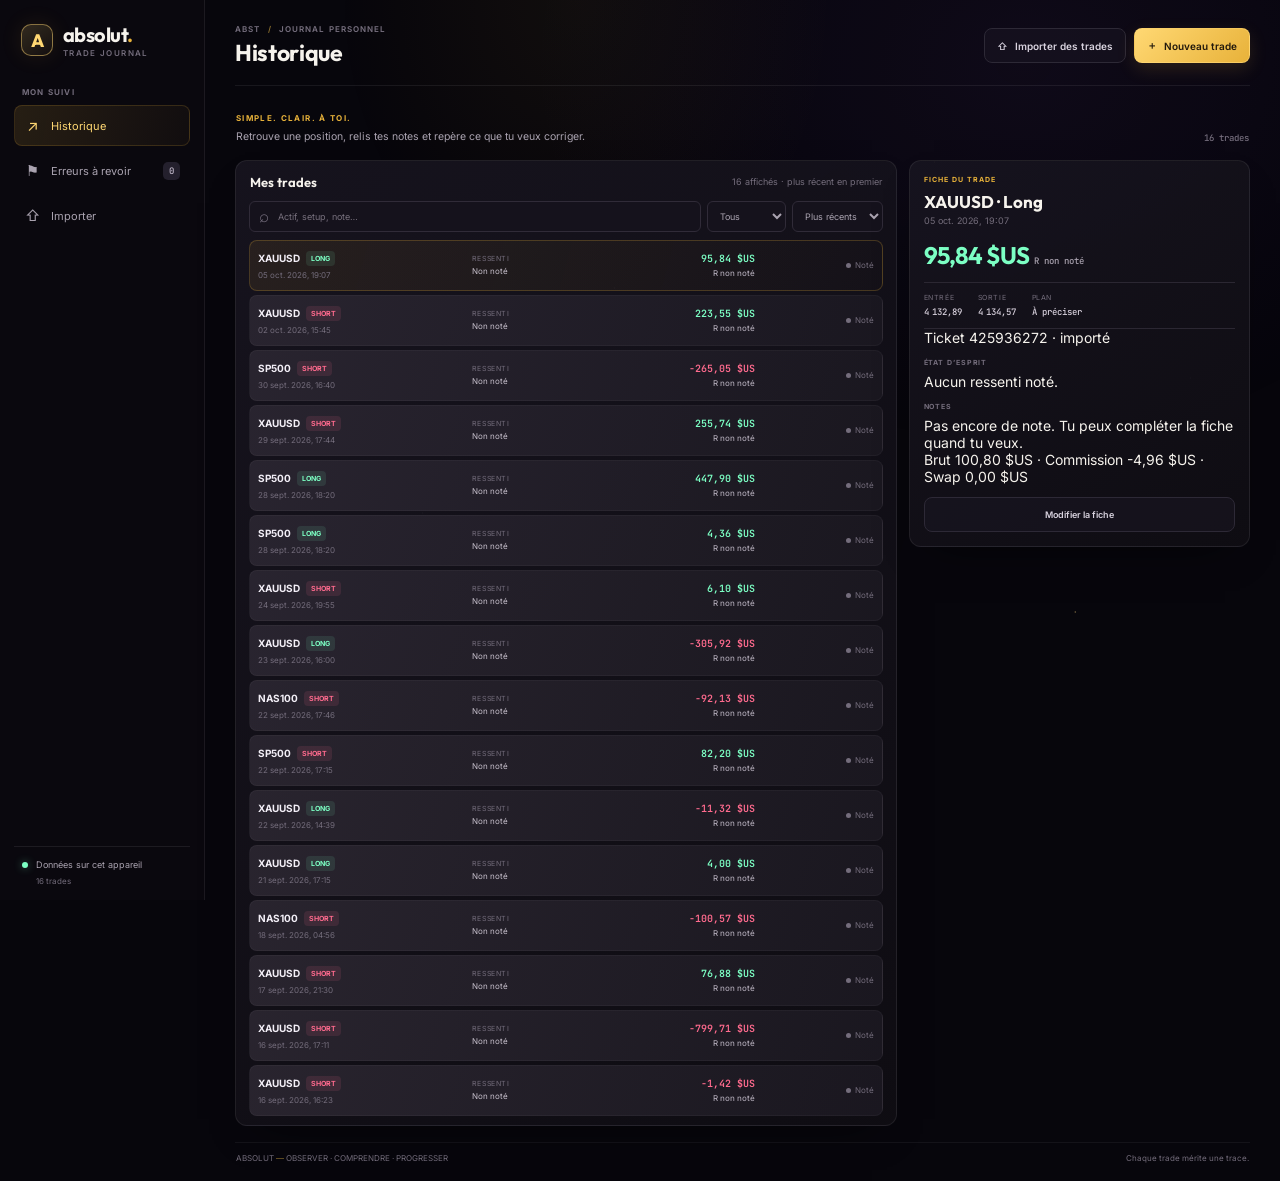
<file: absolut/index.html>
<!doctype html>
<html lang="fr">
<head>
  <meta charset="utf-8">
  <meta name="viewport" content="width=device-width, initial-scale=1">
  <meta name="theme-color" content="#07060c">
  <title>Absolut — Journal de trading</title>
  <link rel="manifest" href="manifest.webmanifest">
  <link rel="icon" href="icon.svg" type="image/svg+xml">
  <link rel="apple-touch-icon" href="icon-192.png">
  <script>if(/[?&]embed=1/.test(location.search))document.documentElement.classList.add('embed')</script>
  <link rel="stylesheet" href="styles.css?v=4">
  <link rel="stylesheet" href="embed.css">
</head>
<body>
  <div class="ambient" aria-hidden="true"></div>
  <div class="app-shell">
    <aside class="sidebar">
      <a class="brand" href="#history"><span class="brand-mark">A</span><span class="brand-copy">absolut<span class="brand-dot">.</span><small>TRADE JOURNAL</small></span></a>
      <p class="nav-label">MON SUIVI</p>
      <nav id="navigation" class="navigation" aria-label="Navigation principale">
        <button class="nav-item active" data-page="history"><span class="nav-icon">↗</span>Historique</button>
        <button class="nav-item" data-page="errors"><span class="nav-icon">⚑</span>Erreurs à revoir<span class="nav-count" id="error-count">0</span></button>
        <button class="nav-item" data-page="import"><span class="nav-icon">⇧</span>Importer</button>
      </nav>
      <div class="sidebar-foot"><span class="online-dot"></span><span>Données sur cet appareil</span><small id="sidebar-total">0 trade</small></div>
    </aside>

    <main class="main-content">
      <header class="topbar">
        <div><p class="breadcrumb">ABST <span>/</span> JOURNAL PERSONNEL</p><h1 id="page-title">Historique</h1></div>
        <div class="top-actions"><button class="button button-quiet" id="top-import">⇧ <span>Importer des trades</span></button><button class="button button-primary" id="top-add">＋ <span>Nouveau trade</span></button></div>
      </header>

      <section class="page active" id="page-history">
        <div class="page-lead"><div><span class="eyebrow">SIMPLE. CLAIR. À TOI.</span><p>Retrouve une position, relis tes notes et repère ce que tu veux corriger.</p></div><span class="record-count" id="history-count">0 trades</span></div>
        <div class="history-layout">
          <section class="panel history-panel">
            <div class="panel-heading"><h2>Mes trades</h2><span class="quiet" id="history-caption">Les plus récents en premier</span></div>
            <div class="toolbar"><label class="search-field"><span>⌕</span><input id="search" type="search" placeholder="Actif, setup, note…" aria-label="Rechercher dans les trades"></label><select id="history-filter" aria-label="Filtrer les trades"><option value="all">Tous</option><option value="review">À revoir</option><option value="wins">Gagnants</option><option value="losses">Perdants</option></select><select id="history-sort" aria-label="Trier les trades"><option value="recent">Plus récents</option><option value="old">Plus anciens</option></select></div>
            <div id="trade-list" class="trade-list"></div>
            <div class="empty-state" id="history-empty" hidden><div class="empty-symbol">↗</div><h3>Pas encore de trade ici</h3><p>Ajoute une position pour commencer ton historique.</p><button class="button button-primary" data-action="add">＋ Consigner un trade</button></div>
          </section>

          <aside class="panel detail-panel" id="detail-panel">
            <div id="trade-detail" class="detail-content"></div>
            <div class="detail-empty" id="detail-empty"><span class="detail-star">✳</span><p>Sélectionne un trade pour voir sa fiche, ses notes et son état d’esprit.</p></div>
          </aside>
        </div>
      </section>

      <section class="page" id="page-errors">
        <div class="page-lead"><div><span class="eyebrow">POUR APPRENDRE, PAS POUR SE JUGER</span><p>Retrouve les trades signalés et les écarts au plan que tu as notés.</p></div><span class="record-count" id="errors-page-count">0 à revoir</span></div>
        <div class="panel error-panel"><div class="panel-heading"><h2>Erreurs à revoir</h2><span class="quiet">Une perte n’est pas automatiquement une erreur.</span></div><div id="error-list" class="trade-list"></div><div class="empty-state" id="errors-empty" hidden><div class="empty-symbol">✓</div><h3>Rien à revoir pour l’instant</h3><p>Dans une fiche, signale une erreur à analyser ou note un écart à ton plan pour la retrouver ici.</p><button class="button button-quiet" data-page-link="history">Retour à l’historique</button></div></div>
      </section>

      <section class="page" id="page-import">
        <div class="page-lead import-lead"><div><span class="eyebrow">IMPORTER UN HISTORIQUE</span><h2>Ajoute plusieurs trades d’un coup.</h2><p>Les trades déjà présents sont reconnus et ignorés. Tu peux ensuite compléter chaque fiche.</p></div></div>
        <div class="import-layout">
          <section class="panel import-panel"><input type="file" id="import-file" accept=".csv,.html,.htm,text/csv,text/html" hidden>
            <div class="dropzone" id="dropzone" tabindex="0" role="button" aria-label="Choisir ou déposer un export de trades"><span class="upload-mark">⇧</span><h3>Dépose ton fichier ici</h3><p>ou sélectionne-le sur ton appareil</p><button class="button button-primary" id="choose-file" type="button">Choisir un fichier</button><small>CSV · HTML · HTM — exports MT5</small></div>
            <div class="import-status" id="import-status" aria-live="polite"><span class="status-dot"></span><span>Sélectionne un relevé pour afficher l’aperçu.</span></div>
            <div class="import-actions"><button class="button button-quiet" id="clear-import" type="button">Effacer</button><button class="button button-primary" id="confirm-import" type="button" disabled>Importer les trades</button></div>
          </section>
          <aside class="import-guide"><span class="eyebrow">EN TROIS ÉTAPES</span><div class="guide-step"><b>1</b><p><strong>Choisis ton export</strong><br>CSV ou HTML de MetaTrader 5, dont le fichier EmberSync.</p></div><div class="guide-step"><b>2</b><p><strong>Vérifie le résultat</strong><br>Absolut affiche les lignes reconnues et les doublons ignorés.</p></div><div class="guide-step"><b>3</b><p><strong>Complète tes fiches</strong><br>Ajoute ton ressenti, ta note et les erreurs à revoir.</p></div><div class="privacy-note"><span>✳</span><p>Les trades sont conservés dans le stockage local de ce navigateur.</p></div></aside>
        </div>
      </section>
      <footer class="app-footer"><span>ABSOLUT <i>—</i> OBSERVER · COMPRENDRE · PROGRESSER</span><span>Chaque trade mérite une trace.</span></footer>
    </main>
  </div>

  <div class="modal-backdrop" id="trade-modal" aria-hidden="true">
    <section class="modal" role="dialog" aria-modal="true" aria-labelledby="modal-title">
      <header class="modal-heading"><div><span class="eyebrow">FICHE PERSONNELLE</span><h2 id="modal-title">Nouveau trade</h2></div><button class="close-modal" type="button" id="close-modal" aria-label="Fermer">×</button></header>
      <form id="trade-form">
        <div class="form-label">POSITION</div><div class="form-grid three">
          <label>Actif<input name="asset" placeholder="XAUUSD" required></label><label>Direction<select name="direction"><option value="Long">Achat / Long</option><option value="Short">Vente / Short</option></select></label><label>Setup<input name="setup" placeholder="ex. cassure + retest"></label>
          <label>Entrée · date et heure<input name="entryTime" type="datetime-local" required></label><label>Sortie · date et heure<input name="exitTime" type="datetime-local"></label><label>Résultat net ($)<input name="pnl" type="number" step="any" placeholder="0" required></label>
          <label>Prix d’entrée<input name="entryPrice" type="number" step="any"></label><label>Prix de sortie<input name="exitPrice" type="number" step="any"></label><label>Volume<input name="size" type="number" step="any"></label>
          <label>Stop-loss<input name="sl" type="number" step="any"></label><label>Take-profit<input name="tp" type="number" step="any"></label><label>Résultat (R)<input name="rMultiple" type="number" step="any" placeholder="ex. 1.5"></label>
        </div>
        <div class="form-label">RESSENTI</div><div class="form-grid three">
          <label>Avant l’entrée<select name="moodBefore"><option value="">Non noté</option><option>Calme</option><option>Confiant</option><option>Concentré</option><option>Hésitant</option><option>Stressé</option><option>Impatient</option><option>Frustré</option><option>FOMO</option><option>Revanche</option></select></label>
          <label>Pendant<select name="moodDuring"><option value="">Non noté</option><option>Calme</option><option>Confiant</option><option>Concentré</option><option>Hésitant</option><option>Stressé</option><option>Impatient</option><option>Frustré</option><option>FOMO</option><option>Revanche</option></select></label>
          <label>Après la sortie<select name="moodAfter"><option value="">Non noté</option><option>Satisfait</option><option>Soulagé</option><option>Déçu</option><option>Frustré</option><option>Indifférent</option></select></label>
          <label>Stress avant · /10<input name="stressBefore" type="number" min="0" max="10" step="1" placeholder="0–10"></label><label>Stress après · /10<input name="stressAfter" type="number" min="0" max="10" step="1" placeholder="0–10"></label><label>Plan de trade<select name="plan"><option value="unknown">À préciser</option><option value="yes">Respecté</option><option value="no">Écart au plan</option></select></label>
        </div>
        <div class="form-label">NOTES ET RETOUR D’EXPÉRIENCE</div><div class="form-grid two">
          <label>Pourquoi as-tu pris ce trade ?<textarea name="thesis" rows="2" placeholder="Contexte, signal, raison d’entrée…"></textarea></label><label>Qu’as-tu bien exécuté ?<textarea name="execution" rows="2" placeholder="Ce que tu veux refaire…"></textarea></label><label>Qu’est-ce que tu retiens ?<textarea name="lesson" rows="2" placeholder="Une chose à retenir pour la prochaine fois…"></textarea></label><label>Note libre<textarea name="note" rows="2" placeholder="Un détail que tu veux garder…"></textarea></label>
        </div>
        <label class="check-line"><input type="checkbox" name="emotionalError"><span>Signaler une erreur ou un point à analyser</span></label>
        <div class="modal-actions"><button class="button button-quiet" type="button" id="cancel-modal">Annuler</button><button class="button button-primary" type="submit">Enregistrer le trade</button></div>
      </form>
    </section>
  </div>
  <div class="toast" id="toast" role="status" aria-live="polite"></div>
  <script src="initial-trades.js"></script>
  <script src="app.js"></script>
  <script>
    if ('serviceWorker' in navigator && location.protocol.startsWith('http')) {
      window.addEventListener('load', () => navigator.serviceWorker.register('./sw.js').catch(error => console.warn('Absolut : installation hors ligne indisponible.', error)));
    }
  </script>
</body>
</html>
</file>
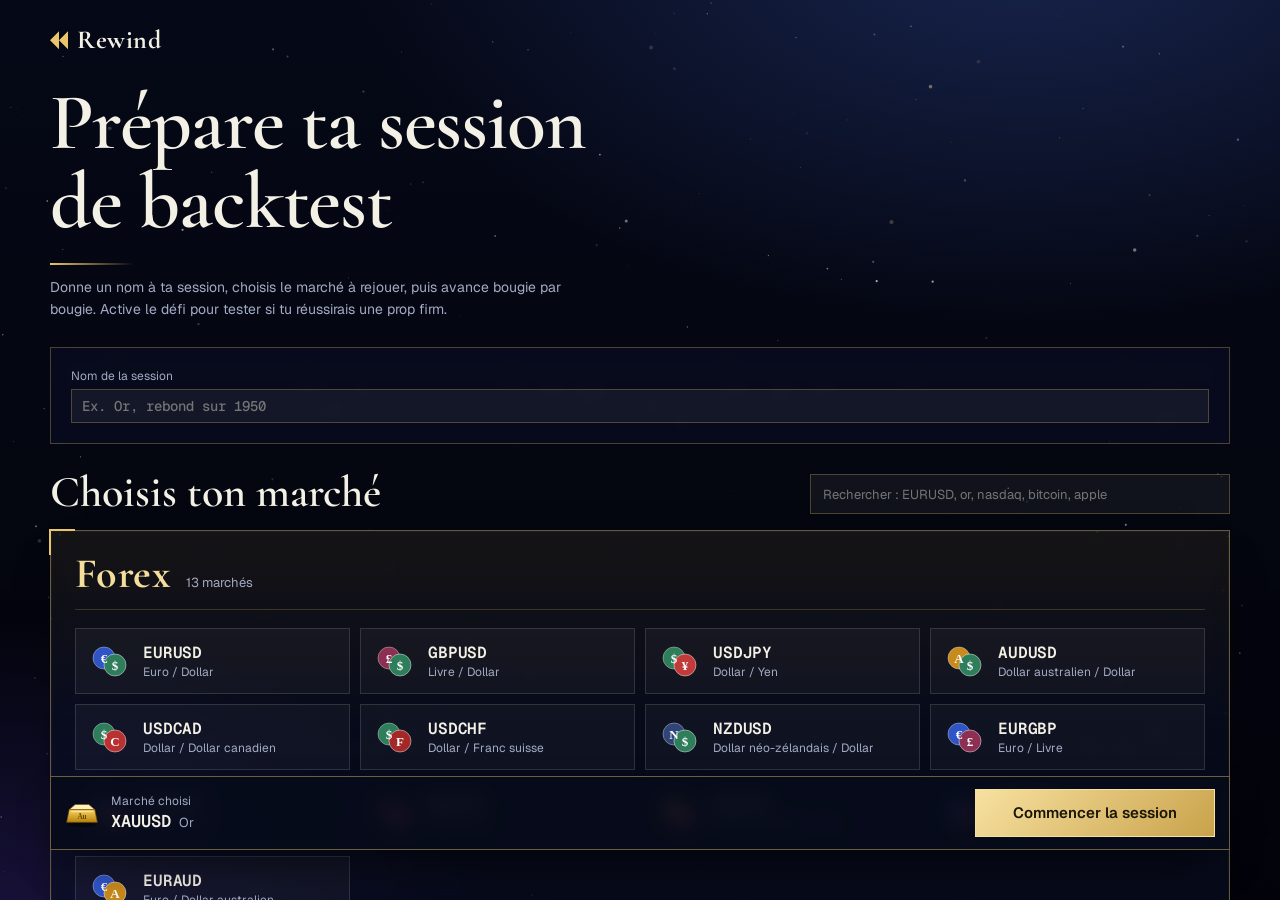
<file: rewind/index.html>
<!doctype html>
<html lang="fr" data-theme="dark">
<head>
<meta charset="utf-8">
<meta name="viewport" content="width=device-width, initial-scale=1, viewport-fit=cover">
<title>Rewind - Backtest de trading</title>
<link rel="stylesheet" href="https://fonts.googleapis.com/css2?family=Geist:wght@400;500;600;700&family=Geist+Mono:wght@400;500;600&family=Cormorant+Garamond:wght@500;600;700&display=swap">
<link rel="stylesheet" href="css/style.css">
<link rel="stylesheet" href="embed.css">
<script src="js/embed.js"></script>
</head>
<div class="app">
  <header class="top">
    <div class="brand"><span class="mark" aria-hidden="true"></span><span>Rewind</span></div>
    <button class="sessbtn" id="btnSess" title="Changer de session ou de marché"><span class="sico" id="sessIco"></span><b class="mono" id="sessMkt">-</b><span id="sessName">-</span><svg width="12" height="12" viewBox="0 0 12 12" fill="none" stroke="currentColor" stroke-width="1.6"><path d="M2.5 4.5 6 8l3.5-3.5"/></svg></button>
    <div class="px"><span id="pxv" class="pxv">-</span><span id="pxd" class="pxd"></span></div>
    <div class="grow"></div>
    <div class="acct">
      <div><span>Solde</span><b id="aBal">-</b></div>
      <div><span>Capital</span><b id="aEq">-</b></div>
      <div><span>Résultat ouvert</span><b id="aFl">-</b></div>
    </div>
    <button class="btn" id="btnTheme" title="Changer de thème" aria-label="Changer de thème">
      <svg viewBox="0 0 16 16" fill="none" stroke="currentColor" stroke-width="1.6"><circle cx="8" cy="8" r="3.2"/><path d="M8 1.5v1.6M8 12.9v1.6M1.5 8h1.6M12.9 8h1.6M3.4 3.4l1.1 1.1M11.5 11.5l1.1 1.1M3.4 12.6l1.1-1.1M11.5 4.5l1.1-1.1"/></svg>
    </button>
    <button class="btn" id="btnSet">Réglages</button>
  </header>

  <main class="main">
    <section class="stage">
      <div class="tools">
        <div class="seg" id="tfs" role="group" aria-label="Unité de temps"></div>
        <button class="btn" id="btnInd" title="Ajouter un indicateur"><svg viewBox="0 0 16 16" fill="none" stroke="currentColor" stroke-width="1.6"><path d="M2 12 5.5 7l3 3L14 3.5"/><path d="M10.5 3.5H14V7"/></svg>Indicateurs</button>
        <div class="seg" id="ctype" role="group" aria-label="Type de graphique">
          <button data-ct="candles" aria-pressed="true">Bougies</button>
          <button data-ct="line" aria-pressed="false">Ligne</button>
        </div>
        <button class="btn" id="btnColors" title="Changer les couleurs du graphique"><svg viewBox="0 0 24 24" fill="none" stroke="currentColor" stroke-width="1.7" stroke-linecap="round" stroke-linejoin="round"><path d="M12 3a9 9 0 1 0 0 18c1.5 0 2-1 1.4-2.2-.6-1.2 0-2.3 1.4-2.3H17a4 4 0 0 0 4-4c0-4.4-4-9.5-9-9.5z"/><circle cx="7.5" cy="11" r="1"/><circle cx="10.5" cy="7" r="1"/><circle cx="15" cy="7.5" r="1"/></svg>Couleurs</button>
        <div class="grow"></div>
        <span class="macct" id="macct"></span>
        <span class="tag" id="srcTag">Données simulées</span>
        <button class="btn" id="btnNew">Nouvelle période</button>
        <button class="btn" id="btnMax" title="Agrandir le graphique (touche F)" aria-pressed="false"><svg viewBox="0 0 24 24" fill="none" stroke="currentColor" stroke-width="1.8" stroke-linecap="round"><path d="M4 9V4h5M20 9V4h-5M4 15v5h5M20 15v5h-5"/></svg><span>Agrandir</span></button>
      </div>
      <div class="chartwrap" id="cw">
        <div class="rail" id="rail" aria-label="Outils de dessin"></div>
        <div class="favbar" id="favbar" hidden aria-label="Outils favoris"></div>
        <canvas id="cv"></canvas>
        <div class="dtb" id="dtb" hidden></div>
        <div class="dthint" id="dthint" hidden></div>
        <button class="autobtn" id="autoBtn" hidden title="Remettre l'échelle de prix en automatique">Auto</button>
        <div class="tkpill" id="tkPill" hidden>
          <button class="ps" id="pillSell"><small>Vendre</small><b id="pSell2">-</b></button>
          <button class="pb" id="pillBuy"><small>Acheter</small><b id="pBuy2">-</b></button>
          <button class="po" id="tkShow" title="Rouvrir le panneau d'ordre" aria-label="Rouvrir le panneau d'ordre"><svg viewBox="0 0 24 24" fill="none" stroke="currentColor" stroke-width="1.8" stroke-linecap="round" stroke-linejoin="round"><path d="M14 5l-7 7 7 7"/></svg></button>
        </div>
        <div class="hud" id="hud"></div>
        <div class="legend" id="legend"></div>
        <div class="chal" id="chal" hidden>
          <div class="h"><span>Défi prop firm</span><b id="chSt">En cours</b><button id="chMin" title="Réduire ou agrandir" aria-label="Réduire ou agrandir"><svg viewBox="0 0 24 24" fill="none" stroke="currentColor" stroke-width="2" stroke-linecap="round"><path d="M5 12h14"/></svg></button></div>
          <div class="p"><strong id="chPct">0 %</strong><small>sur 100 %</small></div>
          <div class="bar"><i id="chBar"></i></div>
          <div class="s" id="chAmt"></div>
          <div class="s" id="chLoss"></div>
        </div>
        <div class="draftbar" id="draftbar" hidden></div>
      </div>
      <div class="transport">
        <div class="tp" role="group" aria-label="Lecture">
          <button id="bB10" class="txt" title="Reculer de 10 bougies">-10</button>
          <button id="bBack" title="Bougie précédente (←)" aria-label="Bougie précédente"><svg viewBox="0 0 16 16"><path d="M13 2.5v11L5.5 8zM3 2.5h2v11H3z"/></svg></button>
          <button id="bPlay" class="play" title="Lecture / pause (Espace)"><svg viewBox="0 0 16 16" id="icoPlay"><path d="M4 2.5v11L13 8z"/></svg><span id="lblPlay">Lecture</span></button>
          <button id="bNext" title="Bougie suivante (→)" aria-label="Bougie suivante"><svg viewBox="0 0 16 16"><path d="M3 2.5v11L10.5 8zM11 2.5h2v11h-2z"/></svg></button>
          <button id="bF10" class="txt" title="Avancer de 10 bougies">+10</button>
        </div>
        <select id="spd" class="spd" aria-label="Vitesse de lecture">
          <option value="1">1 bougie/s</option><option value="2">2 bougies/s</option><option value="5" selected>5 bougies/s</option><option value="10">10 bougies/s</option><option value="25">25 bougies/s</option>
        </select>
        <span class="when" id="when">-</span>
        <input type="range" class="scrub" id="scrub" min="0" max="1" value="0" aria-label="Revenir dans l'historique déjà parcouru">
        <span class="hint">← → bougie, Maj pour un pas fin, Espace lecture, B acheter, S vendre, E passer à BE</span>
        <button class="btn dshow" id="btnDockShow" aria-pressed="true" title="Afficher ou masquer positions, historique et statistiques">Positions <span id="posCount"></span></button>
      </div>
      <div class="dock" id="dock">
        <div class="dockrs" id="dockrs" title="Glisse pour agrandir ou réduire (double-clic pour réinitialiser)"></div>
        <div class="tabs" role="tablist">
          <button role="tab" data-tab="pos" aria-selected="true">Positions</button>
          <button role="tab" data-tab="hist" aria-selected="false">Historique</button>
          <button role="tab" data-tab="stats" aria-selected="false">Statistiques</button>
          <span class="sp"></span>
          <button id="btnBeAll" title="Passer le stop de toutes les positions en gain à l'entrée (touche E)" style="color:var(--text);font-weight:500;display:none">Tout BE</button>
          <button id="btnCloseAll" style="color:var(--text);font-weight:500;display:none">Tout clôturer</button>
          <button id="btnDock" title="Réduire ou ouvrir ce panneau" aria-label="Réduire ou ouvrir ce panneau" style="padding:9px 12px"><svg id="icoDock" width="14" height="14" viewBox="0 0 24 24" fill="none" stroke="currentColor" stroke-width="2" stroke-linecap="round" stroke-linejoin="round"><path d="M6 9l6 6 6-6"/></svg></button>
          <button id="btnDockHide" title="Masquer ce panneau (le graphique prend toute la place)" aria-label="Masquer ce panneau" style="padding:9px 12px"><svg width="14" height="14" viewBox="0 0 24 24" fill="none" stroke="currentColor" stroke-width="2" stroke-linecap="round"><path d="M6 6l12 12M18 6 6 18"/></svg></button>
        </div>
        <div class="pane" id="pane"></div>
      </div>
    </section>

    <aside class="ticket" id="ticket" aria-label="Passer un ordre">
      <div class="tkh"><h2>Passer un ordre</h2><div class="tkb">
        <button id="tkMin" title="Réduire le panneau" aria-label="Réduire le panneau"><svg viewBox="0 0 24 24" fill="none" stroke="currentColor" stroke-width="2" stroke-linecap="round"><path d="M5 12h14"/></svg></button>
        <button id="tkFloat" title="Détacher sur le graphique" aria-label="Détacher sur le graphique"><svg viewBox="0 0 24 24" fill="none" stroke="currentColor" stroke-width="1.8" stroke-linejoin="round"><rect x="3" y="7" width="12" height="12"/><path d="M9 7V3h12v12h-6"/></svg></button>
        <button id="tkHide" title="Masquer le panneau" aria-label="Masquer le panneau"><svg viewBox="0 0 24 24" fill="none" stroke="currentColor" stroke-width="2" stroke-linecap="round"><path d="M6 6l12 12M18 6 6 18"/></svg></button>
      </div></div>
      <div class="bs">
        <button class="sell" id="btnSell"><b>Vendre</b><span id="pSell">-</span></button>
        <button class="buy" id="btnBuy"><b>Acheter</b><span id="pBuy">-</span></button>
      </div>
      <div id="hintDraft" class="hint" style="display:block">Clique sur Acheter ou Vendre : l'ordre apparaît sur le graphique. Règle le stop loss, le take profit et l'entrée à la souris, puis valide.</div>
      <label class="chk"><input type="checkbox" id="quick"> Exécution rapide, sans aperçu</label>
      <div id="qbox" class="fld" hidden>
      <div class="seg" id="kinds" role="group" aria-label="Type d'ordre" style="width:100%">
        <button data-k="market" aria-pressed="true" style="flex:1">Marché</button>
        <button data-k="limit" aria-pressed="false" style="flex:1">Limite</button>
        <button data-k="stop" aria-pressed="false" style="flex:1">Stop</button>
      </div>
      <div class="fld" id="fPrice" style="display:none"><label for="iPrice">Prix d'entrée</label><input id="iPrice" type="number" step="any" inputmode="decimal"></div>
      </div>
      <div class="fld" id="fLots"><label for="iLots">Taille en lots</label><input id="iLots" type="number" step="0.01" min="0.01" value="0.10" inputmode="decimal"></div>
      <div class="row2">
        <div class="fld"><label for="iSl">Stop loss <span id="uSl">pips</span></label><input id="iSl" type="number" step="any" min="0" placeholder="aucun" inputmode="decimal"></div>
        <div class="fld"><label for="iTp">Take profit <span id="uTp">pips</span></label><input id="iTp" type="number" step="any" min="0" placeholder="aucun" inputmode="decimal"></div>
      </div>
      <div class="lab"><button class="lnk" id="btnAtr">Remplir avec l'ATR (SL 1x, TP 2x)</button></div>
      <div class="fld" id="fRisk">
        <label for="iRisk"><span id="riskLbl">Risque par trade (% du solde)</span><span class="chk" style="gap:6px"><input type="checkbox" id="autoRisk"> Auto</span></label>
        <div class="riskrow2"><input id="iRisk" type="number" step="0.05" min="0.05" max="100" value="1" inputmode="decimal"><div class="chips" id="riskChips"><button data-r="0.25">0.25</button><button data-r="0.5">0.5</button><button data-r="1">1</button><button data-r="2">2</button></div></div>
        <div class="note" id="riskNote"></div>
        <div class="lab"><button class="lnk" id="btnRisk">Calculer la taille une fois</button></div>
      </div>
      <div class="info" id="info"></div>
    </aside>
  </main>
</div>

<div class="setup" id="setup" hidden>
  <canvas id="stars" aria-hidden="true"></canvas>
  <div class="sin">
    <div class="topline"><div class="brand"><span class="mark" aria-hidden="true"></span><span>Rewind</span></div><button class="btn" id="nBack" hidden>Retour à la session</button></div>
    <header class="hero">
      <h1>Prépare ta session de backtest</h1>
      <p class="lead">Donne un nom à ta session, choisis le marché à rejouer, puis avance bougie par bougie. Active le défi pour tester si tu réussirais une prop firm.</p>
    </header>
    <section class="box" aria-label="Nom de la session">
      <div class="fld"><label for="nName">Nom de la session</label><input id="nName" type="text" maxlength="60" placeholder="Ex. Or, rebond sur 1950" autocomplete="off"></div>
    </section>
    <section class="mk" aria-label="Choix du marché">
      <div class="mkh"><h2>Choisis ton marché</h2><input id="mSearch" type="search" placeholder="Rechercher : EURUSD, or, nasdaq, bitcoin, apple" autocomplete="off"></div>
      <div class="cats" id="mkts"></div>
    </section>
    <div class="cols">
      <section class="box" aria-label="Capital et défi">
        <div class="row2">
          <div class="fld"><label for="nCap">Capital de départ</label><input id="nCap" type="number" step="100" min="100" value="100000" inputmode="decimal"></div>
          <div class="fld"><label>Devise du compte</label><div class="seg" id="curSeg" role="group" aria-label="Devise"><button type="button" data-c="€" aria-pressed="true" style="flex:1">Euro</button><button type="button" data-c="$" aria-pressed="false" style="flex:1">Dollar</button></div></div>
        </div>
        <label class="chk big-chk"><input type="checkbox" id="chOn"> <span><b>Activer le défi</b><br><small>Comme une prop firm : atteins l'objectif de profit sans dépasser la perte maximale.</small></span></label>
        <div class="chbox" id="chBox" hidden>
          <div class="row2">
            <div class="fld"><label for="chT">Objectif de profit en %</label><input id="chT" type="number" step="0.5" min="0.5" value="10" inputmode="decimal"></div>
            <div class="fld"><label for="chL">Perte maximale en %</label><input id="chL" type="number" step="0.5" min="0.5" value="10" inputmode="decimal"></div>
          </div>
          <div class="prev" id="chPrev"></div>
        </div>
      </section>
      <section class="box" aria-label="Sessions enregistrées"><h2>Sessions enregistrées</h2><div id="saved"></div></section>
    </div>
    <div class="startbar"><div class="selinfo" id="selInfo"></div><button class="btn go big" id="nGo">Commencer la session</button></div>
  </div>
</div>

<div class="fly" id="fly" hidden></div>
<dialog id="colDlg">
  <div class="dh"><span>Couleurs du graphique</span><button class="btn sm" id="colClose">Fermer</button></div>
  <div class="db">
    <div class="fld"><span class="lab">Thèmes prêts à l'emploi</span><div class="pset" id="cPresets"></div></div>
    <div class="cgrid" id="cFields"></div>
    <label class="chk"><input type="checkbox" id="cHollow"> Bougies haussières creuses</label>
    <label class="chk"><input type="checkbox" id="cBorder"> Contour des bougies</label>
    <label class="chk"><input type="checkbox" id="cGrid"> Afficher la grille</label>
    <button class="btn" id="cReset">Revenir aux couleurs d'origine</button>
  </div>
</dialog>
<dialog id="txtDlg">
  <div class="dh"><span>Texte</span><button class="btn sm" id="txClose">Fermer</button></div>
  <div class="db"><input id="txIn" class="sinp" type="text" maxlength="120" placeholder="Ton texte" autocomplete="off"><button class="btn go" id="txOk">Valider</button></div>
</dialog>
<dialog id="indDlg">
  <div class="dh"><span>Indicateurs</span><button class="btn sm" id="indClose">Fermer</button></div>
  <div class="db"><input id="indQ" class="sinp" type="search" placeholder="Rechercher : RSI, MACD, Bollinger, Ichimoku, VWAP" autocomplete="off"><div id="indList" class="ilist"></div></div>
</dialog>
<dialog id="indSet">
  <div class="dh"><span id="isTitle">Réglages</span><button class="btn sm" id="isClose">Fermer</button></div>
  <div class="db" id="isBody"></div>
</dialog>

<dialog id="dlg">
  <div class="dh"><span>Réglages</span><button class="btn sm" id="dClose">Fermer</button></div>
  <div class="db">
    <div class="fld"><label for="sCom">Commission par lot et par côté</label><input id="sCom" type="number" step="0.5" min="0"></div>
    <label class="chk"><input type="checkbox" id="sPause"> Mettre en pause quand un ordre est exécuté ou touché</label>
    <div style="display:flex;gap:8px;flex-wrap:wrap">
      <button class="btn" id="sRestart">Recommencer cette période</button>
      <button class="btn" id="sWipe">Tout effacer</button>
    </div>
    <div class="hint" style="display:block">Chaque session a son propre journal, enregistré dans ce navigateur. Le capital et le défi se choisissent à la création de la session.</div>
  </div>
</dialog>
<input type="file" id="file" accept=".csv,.txt,text/csv" hidden>
<div class="toasts" id="toasts" aria-live="polite"></div>

<script src="js/app.js"></script>
</body>
</html>
</file>
<file: absolut/styles.css>
@import url('https://fonts.googleapis.com/css2?family=Outfit:wght@500;600;700;800&family=Inter:wght@400;500;600;700&family=JetBrains+Mono:wght@500;600&display=swap');
:root{--bg:#07060c;--panel:#13111a;--panel-2:#191622;--border:#2d2936;--text:#f6f3ed;--muted:#aaa3b0;--faint:#746d7c;--gold:#e8b23a;--glow:#ffd873;--green:#7cffc4;--red:#ff6b8e;--gold-dark:#8c6f2e;--shadow:0 18px 42px -25px rgba(0,0,0,.8);--side-width:205px}
*{box-sizing:border-box}html,body{margin:0;min-height:100%;background:var(--bg);color:var(--text);font-family:Inter,system-ui,sans-serif;font-size:14px;-webkit-font-smoothing:antialiased}body{overflow-x:hidden}button,input,select,textarea{font:inherit}button{cursor:pointer}button:focus-visible,input:focus-visible,select:focus-visible,textarea:focus-visible{outline:2px solid var(--gold);outline-offset:2px}::selection{background:var(--gold-dark);color:#fff}
.ambient{position:fixed;inset:0;z-index:0;pointer-events:none;background:radial-gradient(ellipse at 80% 7%,rgba(97,58,154,.1),transparent 34%),radial-gradient(ellipse at 45% 0%,rgba(232,178,58,.055),transparent 26%);opacity:.9}.ambient:after{content:"";position:absolute;inset:0;opacity:.32;background-image:radial-gradient(1px 1px at 9% 15%,#fff 60%,transparent),radial-gradient(1px 1px at 73% 18%,#f8d98c 60%,transparent),radial-gradient(1px 1px at 33% 57%,#fff 60%,transparent),radial-gradient(1px 1px at 93% 42%,#fff 60%,transparent),radial-gradient(1.4px 1.4px at 23% 84%,#e4c9ff 60%,transparent),radial-gradient(1px 1px at 65% 92%,#fff 60%,transparent),radial-gradient(1px 1px at 48% 32%,#fff 60%,transparent),radial-gradient(1px 1px at 84% 68%,#f5d07d 60%,transparent)}
.app-shell{position:relative;z-index:1;display:flex;min-height:100vh}.sidebar{position:sticky;top:0;display:flex;flex:0 0 var(--side-width);flex-direction:column;height:100vh;padding:22px 14px 14px;background:rgba(12,10,16,.79);backdrop-filter:blur(14px);border-right:1px solid rgba(255,255,255,.075)}.brand{display:flex;align-items:center;gap:10px;padding:0 7px 29px;color:var(--text);text-decoration:none}.brand-mark{width:32px;height:32px;display:grid;place-items:center;border:1px solid rgba(255,216,115,.48);border-radius:10px;background:linear-gradient(145deg,rgba(255,216,115,.17),rgba(232,178,58,.045));color:var(--glow);font:800 18px Outfit,sans-serif;box-shadow:0 0 22px rgba(232,178,58,.1)}.brand-copy{font:700 20px Outfit,sans-serif;letter-spacing:-.55px}.brand-dot{color:var(--gold)}.brand-copy small{display:block;margin-top:1px;color:var(--faint);font:600 8px Inter,sans-serif;letter-spacing:1.35px}.nav-label{margin:0 8px 8px;color:var(--faint);font-size:8px;font-weight:700;letter-spacing:1.2px}.navigation{display:grid;gap:4px}.nav-item{display:flex;align-items:center;gap:10px;width:100%;padding:10px 9px;border:1px solid transparent;border-radius:8px;background:transparent;color:var(--muted);text-align:left;font-size:11px;transition:background .16s,border-color .16s,color .16s}.nav-item:hover{background:rgba(255,255,255,.035);color:var(--text)}.nav-item.active{border-color:rgba(232,178,58,.17);background:linear-gradient(100deg,rgba(232,178,58,.13),rgba(232,178,58,.035));color:var(--glow)}.nav-icon{width:17px;text-align:center;font-size:15px}.nav-count{margin-left:auto;padding:3px 6px;border-radius:5px;background:#24202d;color:#c3bacb;font:500 9px 'JetBrains Mono',monospace}.sidebar-foot{display:grid;grid-template-columns:8px 1fr;align-items:center;gap:6px;margin-top:auto;padding:12px 8px 0;border-top:1px solid rgba(255,255,255,.08);color:var(--muted);font-size:9px}.online-dot{width:6px;height:6px;border-radius:50%;background:var(--green);box-shadow:0 0 9px rgba(124,255,196,.45)}.sidebar-foot small{grid-column:2;color:var(--faint);font-size:8px}
.main-content{width:min(100%,1450px);min-width:0;margin:0 auto;padding:24px 30px 18px}.topbar{display:flex;align-items:center;justify-content:space-between;gap:16px;padding-bottom:18px;border-bottom:1px solid rgba(255,255,255,.07)}.breadcrumb{margin:0 0 4px;color:var(--faint);font-size:8px;font-weight:650;letter-spacing:1.1px}.breadcrumb span{padding:0 4px;color:var(--gold-dark)}h1,h2,h3,p{margin-top:0}.topbar h1{margin:0;font:700 23px Outfit,sans-serif;letter-spacing:-.35px}.top-actions{display:flex;gap:8px;align-items:center}.button{display:inline-flex;align-items:center;justify-content:center;gap:7px;min-height:35px;padding:8px 12px;border:1px solid var(--border);border-radius:8px;background:rgba(25,22,34,.84);color:#d9d3df;font-size:10px;font-weight:600;white-space:nowrap;transition:transform .16s,border-color .16s,filter .16s}.button:hover{transform:translateY(-1px);border-color:#4b4354}.button-primary{border-color:rgba(255,216,115,.55);background:linear-gradient(135deg,var(--glow),var(--gold));color:#21180c;box-shadow:0 6px 18px rgba(232,178,58,.14)}.button-primary:hover{filter:brightness(1.06);border-color:var(--glow)}.button-quiet{background:rgba(25,22,34,.56)}
.page{display:none;padding-top:21px;animation:page-in .24s ease both}.page.active{display:block}@keyframes page-in{from{opacity:.5;transform:translateY(4px)}to{opacity:1;transform:none}}.page-lead{display:flex;align-items:flex-end;justify-content:space-between;gap:12px;margin:0 1px 14px}.page-lead p{margin:5px 0 0;color:var(--muted);font-size:10.5px;line-height:1.6}.eyebrow{color:var(--gold);font-size:8px;font-weight:700;letter-spacing:1.35px}.record-count{padding-bottom:2px;color:var(--faint);font:500 9px 'JetBrains Mono',monospace;white-space:nowrap}
.history-layout{display:grid;grid-template-columns:minmax(0,1.55fr) minmax(250px,.8fr);gap:12px;align-items:start}.panel{border:1px solid rgba(255,255,255,.075);border-radius:12px;background:linear-gradient(145deg,rgba(23,20,31,.94),rgba(15,13,19,.96));box-shadow:var(--shadow);backdrop-filter:blur(10px)}.history-panel,.error-panel{min-width:0;padding:13px 13px 9px}.panel-heading{display:flex;align-items:center;justify-content:space-between;gap:10px;margin:0 1px 11px}.panel-heading h2{margin:0;font:650 13px Outfit,sans-serif}.quiet{color:var(--faint);font-size:9px}.toolbar{display:flex;align-items:center;gap:6px;margin-bottom:8px}.search-field{display:flex;flex:1;align-items:center;gap:7px;min-width:90px;height:31px;padding:0 9px;border:1px solid #302b38;border-radius:6px;background:#15121c;color:var(--faint)}.search-field span{font-size:17px}.search-field input{width:100%;min-width:0;border:0;outline:0;background:transparent;color:var(--text);font-size:9px}.search-field input::placeholder{color:#77707d}.toolbar select{height:31px;max-width:130px;padding:0 8px;border:1px solid #302b38;border-radius:6px;background:#15121c;color:#aaa3b0;font-size:9px}.trade-list{display:grid;gap:4px}.trade-row{display:grid;grid-template-columns:minmax(120px,1.2fr) minmax(76px,.8fr) minmax(83px,.8fr) minmax(72px,.65fr);gap:7px;align-items:center;min-width:0;padding:10px 8px;border:1px solid transparent;border-top-color:rgba(255,255,255,.045);border-radius:8px;background:transparent;color:var(--text);text-align:left;cursor:pointer;transition:background .16s,border-color .16s}.trade-row:hover{background:rgba(255,255,255,.035)}.trade-row.selected{border-color:rgba(232,178,58,.23);background:linear-gradient(105deg,rgba(232,178,58,.085),rgba(232,178,58,.012))}.trade-main{min-width:0}.asset-line{display:flex;align-items:center;gap:6px;overflow:hidden;font-size:10px;font-weight:700}.asset-line .asset{overflow:hidden;text-overflow:ellipsis}.direction{padding:3px 5px;border-radius:4px;background:rgba(124,255,196,.1);color:var(--green);font-size:7px;font-weight:700}.direction.short{background:rgba(255,107,142,.11);color:var(--red)}.trade-sub{display:block;overflow:hidden;margin-top:4px;color:var(--faint);font-size:8px;text-overflow:ellipsis;white-space:nowrap}.sentiment{min-width:0;overflow:hidden;color:#c9c2ce;font-size:8px;text-overflow:ellipsis;white-space:nowrap}.sentiment small{display:block;margin-bottom:3px;color:var(--faint);font-size:7px;letter-spacing:.6px}.pnl{text-align:right;color:var(--green);font:600 10px 'JetBrains Mono',monospace;white-space:nowrap}.pnl.loss{color:var(--red)}.pnl small{display:block;margin-top:3px;color:var(--muted);font:500 8px Inter,sans-serif}.review-flag{display:inline-flex;align-items:center;justify-content:flex-end;gap:4px;color:var(--faint);font-size:8px;white-space:nowrap}.review-flag.warn{color:#f3c765}.review-flag i{width:5px;height:5px;border-radius:50%;background:currentColor}.empty-state{padding:40px 16px;text-align:center}.empty-symbol{width:35px;height:35px;display:grid;place-items:center;margin:0 auto 10px;border:1px solid rgba(232,178,58,.2);border-radius:11px;color:var(--glow);font-size:17px}.empty-state h3{margin:0 0 5px;font:650 14px Outfit,sans-serif}.empty-state p{max-width:320px;margin:0 auto 13px;color:var(--faint);font-size:9px;line-height:1.6}.empty-state[hidden]{display:none}
.detail-panel{position:sticky;top:14px;min-height:285px;padding:14px}.detail-empty{display:flex;min-height:250px;flex-direction:column;align-items:center;justify-content:center;text-align:center}.detail-star{color:var(--gold);font-size:24px;text-shadow:0 0 18px rgba(232,178,58,.48)}.detail-empty p{max-width:210px;margin:12px 0 0;color:var(--faint);font-size:9px;line-height:1.65}.detail-content[hidden],.detail-empty[hidden]{display:none}.detail-overline{color:var(--gold);font-size:7px;font-weight:700;letter-spacing:1px}.detail-title{margin:7px 0 3px;font:700 17px Outfit,sans-serif}.detail-sub{color:var(--faint);font-size:9px}.detail-result{margin:14px 0 12px;color:var(--green);font:700 24px Outfit,sans-serif;letter-spacing:-.7px}.detail-result.loss{color:var(--red)}.detail-result small{margin-left:5px;color:var(--muted);font:500 9px 'JetBrains Mono',monospace;letter-spacing:0}.detail-facts{display:flex;gap:16px;padding:10px 0;border-top:1px solid #2b2732;border-bottom:1px solid #2b2732}.detail-fact label{display:block;color:var(--faint);font-size:7px;letter-spacing:.6px}.detail-fact b{display:block;margin-top:4px;color:#d7d0dc;font:500 9px 'JetBrains Mono',monospace}.detail-section{margin-top:12px}.detail-label{margin:0 0 6px;color:var(--faint);font-size:7px;font-weight:700;letter-spacing:.9px}.mood-line{display:flex;align-items:center;gap:5px;flex-wrap:wrap}.mood-tag{padding:4px 6px;border-radius:5px;background:#24202d;color:#d7d0dd;font-size:8px}.mood-arrow{color:var(--faint);font-size:8px}.detail-note{padding:8px 9px;border-left:2px solid var(--gold-dark);border-radius:0 6px 6px 0;background:rgba(232,178,58,.045);color:#c9c2ce;font-size:9px;line-height:1.6;white-space:pre-wrap;overflow-wrap:anywhere}.detail-note.empty{color:var(--faint);font-style:italic}.detail-error{display:flex;gap:7px;align-items:flex-start;margin-top:9px;padding:8px;border-radius:7px;background:rgba(255,107,142,.07);color:#d8a2ae;font-size:8px;line-height:1.5}.detail-error[hidden]{display:none}.detail-error b{color:var(--red)}.detail-actions{display:flex;gap:7px;margin-top:12px}.detail-actions .button{flex:1;min-width:0;padding:8px 7px;font-size:9px}.app-footer{display:flex;justify-content:space-between;gap:12px;margin-top:16px;padding:10px 1px 0;border-top:1px solid rgba(255,255,255,.055);color:var(--faint);font-size:8px}.app-footer i{color:var(--gold-dark);font-style:normal}
.import-lead{margin-bottom:17px}.import-lead h2{margin:5px 0 0;font:700 24px Outfit,sans-serif;letter-spacing:-.45px}.import-layout{display:grid;grid-template-columns:minmax(0,1.55fr) minmax(245px,.8fr);gap:12px;align-items:start}.import-panel{padding:13px}.dropzone{min-height:245px;display:flex;flex-direction:column;align-items:center;justify-content:center;padding:22px;text-align:center;border:1px dashed #46404e;border-radius:10px;background:rgba(7,6,12,.38);cursor:pointer;transition:border-color .18s,background .18s}.dropzone:hover,.dropzone.drag-over{border-color:var(--gold);background:rgba(232,178,58,.045)}.upload-mark{width:42px;height:42px;display:grid;place-items:center;border:1px solid rgba(232,178,58,.28);border-radius:13px;background:rgba(232,178,58,.075);color:var(--glow);font-size:21px}.dropzone h3{margin:12px 0 4px;font:650 16px Outfit,sans-serif}.dropzone p{margin:0 0 12px;color:var(--faint);font-size:9px}.dropzone small{margin-top:10px;color:var(--faint);font-size:8px}.import-status{display:flex;align-items:flex-start;gap:8px;min-height:43px;margin-top:11px;padding:10px;border:1px solid rgba(255,255,255,.06);border-radius:7px;background:rgba(7,6,12,.32);color:var(--muted);font-size:9px;line-height:1.5}.status-dot{flex:0 0 6px;width:6px;height:6px;margin-top:4px;border-radius:50%;background:var(--faint)}.import-status.ready .status-dot{background:var(--gold)}.import-status.success .status-dot{background:var(--green)}.import-status.error .status-dot{background:var(--red)}.import-actions{display:flex;justify-content:space-between;gap:8px;margin-top:11px}.button:disabled{opacity:.42;cursor:not-allowed;transform:none;filter:grayscale(.4)}.import-guide{padding:16px;border:1px solid rgba(255,255,255,.075);border-radius:12px;background:rgba(18,16,24,.8)}.guide-step{display:flex;gap:9px;margin-top:14px}.guide-step>b{flex:0 0 23px;width:23px;height:23px;display:grid;place-items:center;border:1px solid rgba(232,178,58,.24);border-radius:7px;color:var(--glow);font:600 9px 'JetBrains Mono',monospace}.guide-step p{margin:0;color:var(--faint);font-size:9px;line-height:1.6}.guide-step strong{color:#d8d1dd;font-weight:600}.privacy-note{display:flex;gap:8px;margin-top:18px;padding:10px;border-radius:7px;background:rgba(232,178,58,.055);color:var(--gold);font-size:11px}.privacy-note p{margin:0;color:var(--muted);font-size:8px;line-height:1.6}
.modal-backdrop{position:fixed;inset:0;z-index:20;display:none;align-items:flex-start;justify-content:center;overflow:auto;padding:28px 14px;background:rgba(4,3,7,.78);backdrop-filter:blur(5px)}.modal-backdrop.open{display:flex}.modal{width:min(100%,760px);padding:20px 22px 18px;border:1px solid rgba(232,178,58,.3);border-radius:14px;background:linear-gradient(150deg,#1a1722,#100e15);box-shadow:0 24px 80px rgba(0,0,0,.65);animation:modal-in .2s ease both}@keyframes modal-in{from{opacity:.5;transform:translateY(8px)}to{opacity:1;transform:none}}.modal-heading{display:flex;align-items:center;justify-content:space-between;margin-bottom:15px}.modal-heading h2{margin:4px 0 0;font:700 20px Outfit,sans-serif}.close-modal{width:32px;height:32px;border:1px solid var(--border);border-radius:8px;background:transparent;color:var(--muted);font-size:20px}.close-modal:hover{color:var(--glow);border-color:var(--gold-dark)}.form-label{margin:17px 0 9px;padding-bottom:7px;border-bottom:1px solid rgba(255,255,255,.07);color:var(--gold);font-size:8px;font-weight:700;letter-spacing:1px}.form-grid{display:grid;gap:9px}.form-grid.three{grid-template-columns:repeat(3,minmax(0,1fr))}.form-grid.two{grid-template-columns:repeat(2,minmax(0,1fr))}.form-grid label{display:grid;gap:5px;color:#c6bfcc;font-size:9px;font-weight:500}.form-grid input,.form-grid select,.form-grid textarea{width:100%;min-width:0;padding:8px 9px;border:1px solid #36313e;border-radius:7px;background:#100e15;color:var(--text);font-size:10px}.form-grid input:focus,.form-grid select:focus,.form-grid textarea:focus{border-color:var(--gold-dark);outline:none;box-shadow:0 0 0 2px rgba(232,178,58,.1)}.form-grid textarea{min-height:55px;resize:vertical;line-height:1.5}.check-line{display:flex;align-items:center;gap:8px;margin-top:13px;color:#d1c9d7;font-size:9px}.check-line input{accent-color:var(--gold)}.modal-actions{display:flex;justify-content:flex-end;gap:8px;margin-top:17px;padding-top:13px;border-top:1px solid rgba(255,255,255,.07)}.toast{position:fixed;right:18px;bottom:18px;z-index:40;max-width:min(360px,calc(100vw - 36px));padding:10px 13px;border:1px solid rgba(232,178,58,.3);border-radius:8px;background:#191622;color:var(--text);box-shadow:0 8px 30px rgba(0,0,0,.4);font-size:10px;opacity:0;transform:translateY(7px);pointer-events:none;transition:opacity .2s,transform .2s}.toast.show{opacity:1;transform:none}
@media(max-width:1000px){:root{--side-width:175px}.main-content{padding:20px 17px}.history-layout{grid-template-columns:minmax(0,1.35fr) minmax(225px,.8fr)}.trade-row{grid-template-columns:minmax(105px,1.1fr) minmax(66px,.72fr) minmax(78px,.75fr) minmax(64px,.6fr)}}
@media(max-width:760px){.app-shell{display:block}.sidebar{position:sticky;top:0;z-index:5;display:flex;flex-direction:row;align-items:center;gap:14px;width:100%;height:auto;padding:9px 12px;border-right:0;border-bottom:1px solid rgba(255,255,255,.08)}.brand{padding:0;gap:8px}.brand-mark{width:29px;height:29px;border-radius:9px;font-size:15px}.brand-copy{font-size:17px}.brand-copy small,.nav-label,.sidebar-foot{display:none}.navigation{display:flex;gap:3px;margin-left:auto}.nav-item{justify-content:center;gap:5px;width:auto;padding:8px;border:0;font-size:0}.nav-item.active{border:1px solid rgba(232,178,58,.17)}.nav-icon{width:auto;font-size:14px}.nav-count{font-size:8px}.main-content{padding:17px 12px}.topbar{padding-bottom:13px}.topbar h1{font-size:20px}.top-actions{gap:5px}.top-actions .button{padding:8px;font-size:9px}.top-actions .button span{display:none}.page{padding-top:16px}.history-layout{grid-template-columns:1fr}.detail-panel{position:static;min-height:0}.detail-empty{min-height:90px}.detail-empty p{max-width:280px}.detail-content[hidden]{display:none}.detail-panel:has(.detail-content:not([hidden])){display:block}.detail-panel:not(:has(.detail-content:not([hidden]))){display:none}.trade-row{grid-template-columns:minmax(105px,1fr) minmax(75px,.7fr) minmax(72px,.68fr);gap:5px;padding:10px 5px}.sentiment{display:none}.review-flag{font-size:0}.review-flag i{width:6px;height:6px}.toolbar select{max-width:105px}.import-layout{grid-template-columns:1fr}.import-guide{display:grid;grid-template-columns:1fr 1fr;gap:0 12px}.import-guide>.eyebrow,.privacy-note{grid-column:1/-1}.guide-step{margin-top:12px}.modal{padding:17px 14px}.form-grid.three{grid-template-columns:repeat(2,minmax(0,1fr))}}
@media(max-width:460px){.main-content{padding:14px 9px}.topbar .breadcrumb{font-size:7px}.top-actions .button{min-height:32px;padding:7px;font-size:8px}.page-lead p{max-width:250px}.record-count{font-size:8px}.history-panel,.error-panel{padding:10px 7px}.toolbar{gap:4px}.search-field{padding:0 6px}.search-field input{font-size:8px}.toolbar select{max-width:90px;padding:0 5px;font-size:8px}.trade-row{grid-template-columns:minmax(91px,1fr) 61px 65px;gap:3px}.asset-line{font-size:9px}.trade-sub{font-size:7px}.pnl{font-size:9px}.app-footer{font-size:7px}.app-footer span:last-child{display:none}.import-guide{display:block}.form-grid.three,.form-grid.two{grid-template-columns:1fr}.modal-backdrop{padding:10px 7px}}

/* Lignes de trades en gris fumé, visibles sur le fond sombre. */
.trade-row{-webkit-appearance:none;appearance:none;background:linear-gradient(105deg,rgba(43,38,49,.88),rgba(27,24,33,.88));color:#f3eff7;border-color:rgba(255,255,255,.035)}
.trade-row:hover{background:linear-gradient(105deg,rgba(55,48,61,.92),rgba(34,30,40,.92))}


#trade-list .trade-row:not(.selected){-webkit-appearance:none!important;appearance:none!important;background:linear-gradient(105deg,rgba(43,38,49,.92),rgba(27,24,33,.92))!important;color:#f3eff7!important}
#trade-list .trade-row:not(.selected):hover{background:linear-gradient(105deg,rgba(55,48,61,.96),rgba(34,30,40,.96))!important}
</file>
<file: absolut/embed.css>
/* Absolut — mode intégré dans Ember (activé par ?embed=1) : reprend la DA d'Ember.
   Sans ?embed=1, Absolut garde son apparence d'origine. */
html.embed{zoom:1.2}
html.embed,html.embed body{font-size:12px;background:transparent!important;color:#F8F4EC;font-family:Inter,system-ui,sans-serif}
html.embed .ambient,html.embed .brand,html.embed .nav-label,html.embed .sidebar-foot,html.embed .app-footer,html.embed .topbar>div:first-child{display:none!important}
html.embed .app-shell{display:block;position:relative;min-height:0}
html.embed .sidebar{position:static;flex-direction:row;height:auto;width:auto;padding:0 0 6px;background:none;backdrop-filter:none;border:0}
html.embed .navigation{display:flex;flex-wrap:wrap;gap:8px}
html.embed .nav-item{width:auto;padding:10px 16px;gap:8px;font:700 12px Outfit,sans-serif;border:1.5px solid #241F2E;border-radius:12px;background:linear-gradient(160deg,rgba(18,16,25,.85),rgba(12,11,17,.9));transition:border-color .18s,transform .18s}
html.embed .nav-item:hover{border-color:#8C6F2E;transform:translateY(-2px)}
html.embed .nav-item.active{border-color:rgba(232,178,58,.35);color:#FFD873;background:linear-gradient(90deg,#1A1723,rgba(232,178,58,.12));box-shadow:inset 0 0 0 1px rgba(232,178,58,.16)}
html.embed .main-content{width:100%;max-width:none;margin:0;padding:0 0 22px}
html.embed .topbar{position:absolute;top:2px;right:0;z-index:3;padding:0;border:0}
html.embed .button{min-height:38px;padding:8px 16px;border:1.5px solid #2E2A3A;border-radius:12px;font:700 11.5px Outfit,sans-serif;transition:transform .18s,filter .18s,box-shadow .18s}
html.embed .button:hover{transform:translateY(-2px);filter:brightness(1.08)}
html.embed .button-primary{border-color:transparent;color:#1B0F08;background:linear-gradient(135deg,#FFD873,#E8B23A);box-shadow:0 1px 0 rgba(255,255,255,.35) inset,0 10px 24px -8px rgba(232,178,58,.5)}
html.embed .panel,html.embed .import-guide{border:1.5px solid #2E2A3A;border-radius:20px;background:linear-gradient(160deg,rgba(26,23,35,.9),rgba(18,16,25,.94) 130%);box-shadow:0 1px 0 rgba(255,255,255,.03) inset,0 18px 36px -20px rgba(0,0,0,.8)}
html.embed .eyebrow{font-size:9.5px;letter-spacing:1.4px}
html.embed h1,html.embed h2,html.embed h3,html.embed .panel-heading h2{font-family:Outfit,sans-serif}
html.embed #trade-list .trade-row:not(.selected),html.embed #error-list .trade-row:not(.selected){border:1.5px solid #241F2E!important;border-radius:12px;margin-bottom:6px;background:linear-gradient(160deg,rgba(18,16,25,.85),rgba(12,11,17,.9) 130%)!important}
html.embed #trade-list .trade-row:not(.selected):hover,html.embed #error-list .trade-row:not(.selected):hover{border-color:#8C6F2E!important;background:linear-gradient(160deg,rgba(26,23,35,.92),rgba(18,16,25,.94) 130%)!important}
html.embed .modal{border:1.5px solid #4A3D22;border-radius:20px;background:linear-gradient(160deg,#1A1723,#121019)}
@media(max-width:760px){html.embed .topbar{position:static;padding:0 0 10px}html.embed .sidebar{padding-bottom:10px}}
</file>
<file: rewind/css/style.css>
:root{
  --bg:#EEF1F5; --panel:#FFFFFF; --panel2:#F4F6F9; --chart:#FFFFFF; --line:#D3DAE4; --grid:#EDF0F5;
  --text:#131B26; --muted:#66768A; --up:#0A8A68; --down:#D8334A; --on-up:#FFFFFF; --on-down:#FFFFFF;
  --accent:#B86A00; --focus:#2F6FEB; --ind1:#B86A00; --ind2:#2F6FEB; --ind3:#8A4FE0;
  --ui:"Geist",system-ui,-apple-system,"Segoe UI",Roboto,sans-serif;
  --mono:"Geist Mono",ui-monospace,SFMono-Regular,Menlo,Consolas,monospace;
  box-sizing:border-box;
  padding-top:env(safe-area-inset-top,0px);
  padding-bottom:env(safe-area-inset-bottom,0px);
}
@media (prefers-color-scheme: dark){
  :root:not([data-theme="light"]){
    --bg:#0F1620; --panel:#141E2A; --panel2:#182433; --chart:#111A25; --line:#243447; --grid:#192636;
    --text:#E6ECF3; --muted:#8393A8; --up:#2FD3A4; --down:#FF5C6E; --on-up:#06261D; --on-down:#32070D;
    --accent:#FFB84D; --focus:#6FA8FF; --ind1:#FFB84D; --ind2:#6FA8FF; --ind3:#B992FF;
  }
}
:root[data-theme="dark"]{
  --bg:#0F1620; --panel:#141E2A; --panel2:#182433; --chart:#111A25; --line:#243447; --grid:#192636;
  --text:#E6ECF3; --muted:#8393A8; --up:#2FD3A4; --down:#FF5C6E; --on-up:#06261D; --on-down:#32070D;
  --accent:#FFB84D; --focus:#6FA8FF; --ind1:#FFB84D; --ind2:#6FA8FF; --ind3:#B992FF;
}
html{scroll-padding-top:env(safe-area-inset-top,0px)}
*,*::before,*::after{box-sizing:inherit}
html,body{height:100%;margin:0}
body{background:var(--bg);color:var(--text);font-family:var(--ui);font-size:13px;line-height:1.4;-webkit-font-smoothing:antialiased}
button,input,select{font:inherit;color:inherit}
button{cursor:pointer}
:focus-visible{outline:2px solid var(--focus);outline-offset:1px}
.n,.mono{font-family:var(--mono);font-variant-numeric:tabular-nums}

.app{height:100%;display:grid;grid-template-rows:auto minmax(0,1fr)}
.top{display:flex;flex-wrap:wrap;align-items:center;gap:10px 16px;padding:10px 14px;background:var(--panel);border-bottom:1px solid var(--line)}
.brand{display:flex;align-items:center;gap:9px;font-weight:700;font-size:15px;letter-spacing:-.01em}
.mark{width:18px;height:18px;background:var(--accent);clip-path:polygon(0 50%,50% 0,50% 50%,100% 0,100% 100%,50% 50%,50% 100%)}
.sel{height:34px;min-width:200px;background:var(--panel2);border:1px solid var(--line);padding:0 10px;font-weight:600;font-size:14px;border-radius:0}
.px{display:flex;align-items:baseline;gap:8px}
.pxv{font:600 22px/1 var(--mono);font-variant-numeric:tabular-nums;letter-spacing:-.02em}
.pxd{font:500 12px var(--mono)}
.up{color:var(--up)} .down{color:var(--down)}
.seg{display:flex;border:1px solid var(--line);background:var(--panel2)}
.seg button{border:0;border-right:1px solid var(--line);background:transparent;color:var(--muted);height:28px;padding:0 10px;font-weight:500}
.seg button:last-child{border-right:0}
.seg button:hover{color:var(--text)}
.seg button[aria-pressed="true"]{background:var(--text);color:var(--bg)}
.btn{height:30px;padding:0 12px;background:transparent;border:1px solid var(--line);color:var(--text);font-weight:500;display:inline-flex;align-items:center;gap:7px;border-radius:0}
.btn:hover{border-color:var(--text)}
.btn[aria-pressed="true"]{background:var(--text);color:var(--bg);border-color:var(--text)}
.btn.sm{height:24px;padding:0 8px;font-size:12px}
.btn svg{width:14px;height:14px;flex:none}
.grow{flex:1 1 auto}
.acct{display:flex;gap:18px}
.acct div{display:flex;flex-direction:column;gap:1px}
.acct span{color:var(--muted);font-size:11px}
.acct b{font:600 14px var(--mono);font-variant-numeric:tabular-nums}

.main{display:grid;grid-template-columns:minmax(0,1fr) 296px;min-height:0}
.stage{display:grid;grid-template-rows:auto minmax(0,1fr) auto auto;min-width:0;min-height:0;border-right:1px solid var(--line)}
.tools{display:flex;flex-wrap:wrap;align-items:center;gap:8px;padding:8px 12px;background:var(--panel);border-bottom:1px solid var(--line)}
.tag{padding:3px 8px;border:1px solid var(--line);color:var(--muted);font-size:12px}
.chartwrap{position:relative;min-height:240px;background:var(--chart);overflow:hidden}
#cv{position:absolute;inset:0;touch-action:none;display:block}
.hud{position:absolute;left:12px;top:8px;pointer-events:none;font:500 12px var(--mono);display:flex;flex-wrap:wrap;gap:4px 14px;align-items:baseline;max-width:calc(100% - 90px)}
.hud .t{font:700 14px var(--ui);color:var(--text)}
.hud .m{color:var(--muted);font:400 12px var(--ui)}
.hud i{font-style:normal;color:var(--muted)}

.transport{display:flex;flex-wrap:wrap;align-items:center;gap:10px 14px;padding:8px 12px;background:var(--panel);border-top:1px solid var(--line)}
.tp{display:flex}
.tp button{width:36px;height:34px;border:1px solid var(--line);margin-left:-1px;background:var(--panel2);display:grid;place-items:center;border-radius:0}
.tp button:first-child{margin-left:0}
.tp button:hover{border-color:var(--text);position:relative}
.tp button svg{width:16px;height:16px;fill:currentColor}
.tp .play{width:auto;padding:0 16px;gap:8px;display:flex;align-items:center;background:var(--text);color:var(--bg);border-color:var(--text);font-weight:600}
.tp .txt{width:auto;padding:0 10px;font:600 12px var(--mono)}
.when{font:500 13px var(--mono);font-variant-numeric:tabular-nums}
.scrub{flex:1 1 160px;min-width:120px;accent-color:var(--accent)}
.hint{color:var(--muted);font-size:12px}
.spd{height:34px;background:var(--panel2);border:1px solid var(--line);padding:0 8px;border-radius:0}

.dock{height:var(--dockh,232px);position:relative;display:grid;grid-template-rows:auto minmax(0,1fr);background:var(--panel);border-top:1px solid var(--line)}
.tabs{display:flex;border-bottom:1px solid var(--line)}
.tabs button{border:0;background:transparent;color:var(--muted);padding:9px 16px;font-weight:600;border-bottom:2px solid transparent;margin-bottom:-1px}
.tabs button[aria-selected="true"]{color:var(--text);border-bottom-color:var(--accent)}
.tabs .sp{flex:1}
.pane{overflow:auto;min-height:0}
table{border-collapse:collapse;width:100%}
th{font-weight:500;color:var(--muted);text-align:left;padding:7px 12px;border-bottom:1px solid var(--line);position:sticky;top:0;background:var(--panel);white-space:nowrap}
td{padding:6px 12px;border-bottom:1px solid var(--grid);white-space:nowrap}
th.r,td.r{text-align:right}
.side{display:inline-block;padding:1px 7px;font-weight:600;font-size:12px}
.side.buy{background:var(--up);color:var(--on-up)} .side.sell{background:var(--down);color:var(--on-down)}
.mini{width:92px;height:24px;background:var(--panel2);border:1px solid var(--line);padding:0 6px;font:500 12px var(--mono);border-radius:0;text-align:right}
.empty{padding:26px 16px;color:var(--muted)}
.stats{display:grid;grid-template-columns:minmax(0,1fr) minmax(220px,340px);gap:0;min-height:100%}
.sgrid{display:grid;grid-template-columns:repeat(auto-fill,minmax(150px,1fr))}
.st{padding:9px 14px;border-right:1px solid var(--grid);border-bottom:1px solid var(--grid);display:flex;flex-direction:column;gap:2px}
.st span{color:var(--muted);font-size:12px}
.st b{font:600 15px var(--mono);font-variant-numeric:tabular-nums}
#eq{width:100%;height:100%;min-height:150px;display:block;border-left:1px solid var(--line)}

.ticket{background:var(--panel);padding:14px;display:flex;flex-direction:column;gap:14px;overflow:auto;min-height:0}
.ticket h2{margin:0;font-size:14px;font-weight:700}
.bs{display:grid;grid-template-columns:1fr 1fr;gap:0}
.bs button{border:0;padding:12px 10px 11px;text-align:left;display:flex;flex-direction:column;gap:5px;border-radius:0}
.bs .sell{background:var(--down);color:var(--on-down)}
.bs .buy{background:var(--up);color:var(--on-up)}
.bs b{font-size:13px;font-weight:700}
.bs span{font:600 17px var(--mono);font-variant-numeric:tabular-nums;letter-spacing:-.02em}
.bs button:hover{filter:brightness(1.07)}
.bs button:active{transform:translateY(1px)}
.fld{display:grid;gap:5px}
.fld>label,.lab{color:var(--muted);font-size:12px;display:flex;justify-content:space-between;align-items:center}
.fld input{height:34px;width:100%;background:var(--panel2);border:1px solid var(--line);padding:0 10px;font:500 14px var(--mono);font-variant-numeric:tabular-nums;border-radius:0}
.row2{display:grid;grid-template-columns:1fr 1fr;gap:10px}
.lnk{background:none;border:0;padding:0;color:var(--text);text-decoration:underline;text-underline-offset:3px;font-size:12px}
.info{border:1px solid var(--line);background:var(--panel2)}
.info div{display:flex;justify-content:space-between;padding:7px 10px;border-bottom:1px solid var(--grid)}
.info div:last-child{border-bottom:0}
.info span{color:var(--muted)}
.info b{font:600 13px var(--mono)}
.riskrow{display:grid;grid-template-columns:1fr auto;gap:8px;align-items:end}

dialog{border:1px solid var(--text);background:var(--panel);color:var(--text);padding:0;width:min(420px,calc(100vw - 28px));border-radius:0}
dialog::backdrop{background:rgba(5,10,16,.6)}
.dh{display:flex;justify-content:space-between;align-items:center;padding:14px 16px;border-bottom:1px solid var(--line);font-weight:700;font-size:14px}
.db{padding:16px;display:grid;gap:14px}
.chk{display:flex;gap:9px;align-items:center;color:var(--text)}
.chk input{width:16px;height:16px;accent-color:var(--accent)}
.toasts{position:fixed;left:14px;bottom:calc(14px + env(safe-area-inset-bottom,0px));display:flex;flex-direction:column;gap:6px;z-index:50;pointer-events:none}
.toast{background:var(--text);color:var(--bg);padding:9px 14px;font-weight:500;max-width:min(380px,calc(100vw - 28px));border-left:4px solid var(--accent)}
.toast.up{border-left-color:var(--up)} .toast.down{border-left-color:var(--down)}

[hidden]{display:none!important}
.sessbtn{height:34px;display:flex;align-items:center;gap:10px;background:var(--panel2);border:1px solid var(--line);padding:0 12px;border-radius:0;max-width:340px}
.sessbtn:hover{border-color:var(--text)}
.sessbtn b{font-size:14px}
.sessbtn span{color:var(--muted);max-width:190px;overflow:hidden;text-overflow:ellipsis;white-space:nowrap}
.chal{position:absolute;top:44px;right:84px;width:178px;background:var(--panel);border:1px solid var(--line);padding:9px 11px 10px;display:grid;gap:6px;z-index:2}
.chal .h{display:flex;justify-content:space-between;font-size:12px;color:var(--muted)}
.chal .h b{color:var(--text);font-weight:600}
.chal .p{display:flex;align-items:baseline;gap:7px}
.chal .p strong{font:700 26px/1 var(--mono);letter-spacing:-.03em}
.chal .p small{color:var(--muted);font-size:12px}
.chal .bar{height:7px;background:var(--grid);border:1px solid var(--line)}
.chal .bar i{display:block;height:100%;background:var(--accent);width:0}
.chal .s{font:500 11px var(--mono);color:var(--muted)}
.chal.ok{border-color:var(--up)} .chal.ok .bar i{background:var(--up)}
.chal.ko{border-color:var(--down)} .chal.ko .bar i{background:var(--down)}
.draftbar{position:absolute;left:50%;bottom:14px;transform:translateX(-50%);display:flex;align-items:center;justify-content:center;gap:8px 12px;flex-wrap:wrap;background:var(--panel);border:1px solid var(--text);padding:8px 10px 8px 12px;z-index:3;max-width:calc(100% - 100px)}
.draftbar .dt{font:500 12px var(--mono);font-variant-numeric:tabular-nums}
.draftbar .hint2{color:var(--muted);font-size:11px;width:100%;text-align:center}
.btn.go{background:var(--text);color:var(--bg);border-color:var(--text);font-weight:600}
.btn.go:hover{opacity:.88}
.setup{position:fixed;inset:0;z-index:40;background:var(--bg);overflow:auto;padding:calc(22px + env(safe-area-inset-top,0px)) 18px calc(40px + env(safe-area-inset-bottom,0px))}
.sin{max-width:1120px;margin:0 auto;display:grid;gap:26px}
.topline{display:flex;justify-content:space-between;align-items:center}
.sin h1{margin:0;font-size:clamp(28px,4.4vw,46px);letter-spacing:-.035em;line-height:1.04;font-weight:700;max-width:18ch}
.sin .lead{margin:12px 0 0;color:var(--muted);max-width:58ch;font-size:14px;line-height:1.55}
.cols{display:grid;grid-template-columns:minmax(0,1.6fr) minmax(280px,1fr);gap:22px;align-items:start}
.box{background:var(--panel);border:1px solid var(--line);padding:20px;display:grid;gap:18px}
.box h2{margin:0;font-size:14px;font-weight:700}
.mkts{display:grid;gap:16px;max-height:318px;overflow:auto;border:1px solid var(--line);padding:12px;background:var(--panel2)}
.mg h3{margin:0 0 8px;font-size:12px;font-weight:600;color:var(--muted)}
.mt{display:grid;grid-template-columns:repeat(auto-fill,minmax(132px,1fr));gap:6px}
.mt button{border:1px solid var(--line);background:var(--panel);text-align:left;padding:7px 9px;display:flex;flex-direction:column;gap:1px;border-radius:0;min-width:0}
.mt button b{font:600 13px var(--mono)}
.mt button span{font-size:11px;color:var(--muted);white-space:nowrap;overflow:hidden;text-overflow:ellipsis}
.mt button:hover{border-color:var(--text)}
.mt button[aria-pressed="true"]{background:var(--text);color:var(--bg);border-color:var(--text)}
.mt button[aria-pressed="true"] span{color:inherit;opacity:.72}
.big-chk{align-items:flex-start;border:1px solid var(--line);padding:12px 14px;background:var(--panel2)}
.big-chk small{color:var(--muted);font-size:12px}
.big-chk input{margin-top:2px}
.chbox{border:1px solid var(--line);padding:14px;display:grid;gap:12px;background:var(--panel2);margin-top:-8px}
.prev{font-size:12.5px;line-height:1.6;color:var(--muted)}
.prev b{color:var(--text);font-family:var(--mono);font-weight:600}
.btn.big{height:48px;font-size:15px;justify-content:center}
.sit{display:grid;grid-template-columns:minmax(0,1fr) auto;gap:10px;padding:12px 0;border-bottom:1px solid var(--grid);align-items:center}
.sit:last-child{border-bottom:0}
.sit b{display:block;white-space:nowrap;overflow:hidden;text-overflow:ellipsis}
.sit .m{color:var(--muted);font-size:12px;font-family:var(--mono)}
.sit .acts{display:flex;gap:6px}
.chk input[type=checkbox]{width:16px;height:16px;accent-color:var(--accent);flex:none}
@media (max-width:900px){
  .cols{grid-template-columns:1fr}
  .sessbtn{flex:1;max-width:none}
  .chal{top:40px;right:80px;width:150px}
}
@media (max-width:900px){
  html,body{height:auto}
  .app{height:auto;display:block}
  .main{display:block}
  .stage{display:block;border-right:0}
  .chartwrap{height:56vh;min-height:300px}
  .dock{height:auto;min-height:230px}
  .ticket{border-top:1px solid var(--line)}
  .hint{display:none}
  .acct{width:100%;justify-content:space-between}
}
@media (prefers-reduced-motion: reduce){ *{transition:none!important;animation:none!important} }

.sico svg{width:22px;height:22px;display:block}
.sico:empty{display:none}
.legend{position:absolute;left:12px;top:34px;display:flex;flex-direction:column;gap:2px;max-height:calc(100% - 80px);overflow:auto;pointer-events:none;z-index:2;max-width:min(460px,calc(100% - 100px))}
.lg{display:flex;align-items:center;gap:8px;pointer-events:auto;padding:2px 4px 2px 6px;font-size:12px;background:color-mix(in srgb,var(--chart) 80%,transparent);width:max-content;max-width:100%}
.lg i{width:8px;height:8px;flex:none}
.lg .ln{font-weight:600;white-space:nowrap}
.lg .lv{font:500 12px var(--mono);display:flex;gap:8px;white-space:nowrap}
.lg button{border:0;background:transparent;color:var(--muted);width:20px;height:20px;display:none;place-items:center;padding:0}
.lg:hover button{display:grid}
.lg button:hover{color:var(--text)}
.lg button svg{width:13px;height:13px}
.lg.off .ln,.lg.off .lv{opacity:.4}
.lg.off button{display:grid}
.sinp{height:36px;width:100%;background:var(--panel2);border:1px solid var(--line);padding:0 10px;font:inherit;border-radius:0}
.ilist{max-height:min(56vh,460px);overflow:auto;display:grid;align-content:start;border:1px solid var(--line)}
.ich{padding:8px 12px 6px;font-size:12px;font-weight:600;color:var(--muted);background:var(--panel2);position:sticky;top:0;border-bottom:1px solid var(--line)}
.ii{display:flex;justify-content:space-between;gap:12px;align-items:center;text-align:left;border:0;border-bottom:1px solid var(--grid);background:transparent;padding:9px 12px;border-radius:0;width:100%}
.ii:hover{background:var(--panel2)}
.ii small{color:var(--muted);font-size:11px;white-space:nowrap}
#indDlg{width:min(560px,calc(100vw - 28px))}
.seg{max-width:100%;overflow-x:auto}
#tfs{scrollbar-width:thin}

/* ----- écran de démarrage : nuit étoilée ----- */
.setup{--bg:#04060F;--panel:rgba(9,14,34,.68);--panel2:rgba(255,255,255,.05);--line:rgba(233,196,106,.30);--grid:rgba(255,255,255,.08);--text:#F3F0E6;--muted:#A3ABC4;--accent:#E9C46A;--focus:#E9C46A;--up:#2FD3A4;--down:#FF5C6E;
  background:radial-gradient(1100px 640px at 80% -8%,#18254f 0%,rgba(24,37,79,0) 62%),radial-gradient(900px 600px at 0% 108%,#1d1544 0%,rgba(29,21,68,0) 58%),linear-gradient(180deg,#050816,#03040B);color:var(--text)}
#stars{position:fixed;inset:0;width:100%;height:100%;pointer-events:none;z-index:0}
.sin{position:relative;z-index:1;max-width:1180px}
.setup .brand{font-family:"Cormorant Garamond",Georgia,serif;font-size:26px;font-weight:700;letter-spacing:.02em}
.hero h1{font-family:"Cormorant Garamond",Georgia,"Times New Roman",serif;font-weight:600;font-size:clamp(42px,6.4vw,80px);line-height:.98;letter-spacing:-.015em;max-width:15ch;margin:0}
.hero h1::after{content:"";display:block;width:84px;height:2px;margin-top:22px;background:linear-gradient(90deg,#E9C46A,rgba(233,196,106,0))}
.box,.mk .cat{backdrop-filter:blur(7px)}
.setup .fld input,.setup .sinp{background:rgba(255,255,255,.05);border-color:rgba(233,196,106,.28)}
.setup .fld input:focus{border-color:var(--accent)}
.mkh{display:flex;flex-wrap:wrap;align-items:flex-end;justify-content:space-between;gap:14px 24px;margin-bottom:16px}
.mkh h2{margin:0;font-family:"Cormorant Garamond",Georgia,serif;font-weight:600;font-size:clamp(30px,3.6vw,44px);line-height:1}
.mkh input{flex:1 1 280px;max-width:420px;height:40px;padding:0 12px;color:var(--text);border:1px solid rgba(233,196,106,.28);background:rgba(255,255,255,.05);font:inherit;border-radius:0}
.cats{display:grid;gap:20px}
.cat{position:relative;border:1px solid rgba(233,196,106,.42);background:linear-gradient(180deg,rgba(233,196,106,.075),rgba(9,14,34,.62) 46%);padding:22px 24px 24px;box-shadow:0 26px 60px -34px #000,inset 0 0 0 1px rgba(255,255,255,.03)}
.cat::before,.cat::after{content:"";position:absolute;width:26px;height:26px;border:2px solid #E9C46A;pointer-events:none}
.cat::before{left:-2px;top:-2px;border-right:0;border-bottom:0}
.cat::after{right:-2px;bottom:-2px;border-left:0;border-top:0}
.cath{display:flex;align-items:baseline;gap:16px;flex-wrap:wrap;padding-bottom:14px;border-bottom:1px solid rgba(233,196,106,.2)}
.cath h3{margin:0;font-family:"Cormorant Garamond",Georgia,serif;font-weight:700;font-size:clamp(30px,3.4vw,42px);line-height:1;letter-spacing:.01em;color:#F4DE9B}
.cath .cnt{color:var(--muted);font-size:13px}
.tiles{display:grid;grid-template-columns:repeat(auto-fill,minmax(224px,1fr));gap:10px;margin-top:18px}
.tile{display:flex;align-items:center;gap:13px;border:1px solid rgba(255,255,255,.13);background:rgba(255,255,255,.035);padding:11px 14px 11px 12px;text-align:left;border-radius:0;min-width:0;transition:border-color .15s,background .15s,box-shadow .15s}
.tile .ic{width:42px;height:42px;flex:none;display:grid;place-items:center}
.tile .ic svg{width:40px;height:40px;display:block}
.tile .tx{display:flex;flex-direction:column;gap:1px;min-width:0}
.tile b{font:600 16px var(--mono);letter-spacing:-.01em}
.tile small{font-size:12px;color:var(--muted);white-space:nowrap;overflow:hidden;text-overflow:ellipsis}
.tile:hover{border-color:#E9C46A;background:rgba(233,196,106,.07)}
.tile[aria-pressed="true"]{background:linear-gradient(135deg,#F7E1A0,#C9A24B);color:#1A1407;border-color:#F7E1A0;box-shadow:0 0 34px -8px rgba(233,196,106,.75)}
.tile[aria-pressed="true"] small{color:rgba(26,20,7,.72)}
.setup .btn.go{background:linear-gradient(135deg,#F7E1A0,#C9A24B);color:#1A1407;border-color:#F7E1A0}
.startbar{position:sticky;bottom:10px;z-index:3;display:flex;justify-content:space-between;align-items:center;gap:16px;flex-wrap:wrap;padding:12px 14px;background:rgba(6,10,26,.9);backdrop-filter:blur(10px);border:1px solid rgba(233,196,106,.45);box-shadow:0 18px 50px -20px #000}
.selinfo{display:flex;align-items:center;gap:12px;min-width:0}
.selinfo .ic svg{width:34px;height:34px;display:block}
.selinfo small{display:block;color:var(--muted);font-size:12px}
.selinfo b{font:600 17px var(--mono)}
.selinfo em{font-style:normal;color:var(--muted);margin-left:8px}
.startbar .btn.big{min-width:240px}
@media (max-width:900px){ .tiles{grid-template-columns:repeat(auto-fill,minmax(170px,1fr))} .cat{padding:18px 16px 18px} .startbar .btn.big{width:100%} }

/* ----- barre latérale de dessin ----- */
.rail{position:absolute;left:0;top:0;bottom:0;width:44px;overflow-y:auto;overflow-x:hidden;background:var(--panel);border-right:1px solid var(--line);display:flex;flex-direction:column;align-items:center;gap:2px;padding:6px 0;z-index:4;scrollbar-width:none}
.rail::-webkit-scrollbar{display:none}
#cv{left:44px}
.hud{left:56px}
.legend{left:56px}
.rb{width:34px;height:34px;flex:none;border:0;background:transparent;color:var(--muted);display:grid;place-items:center;padding:0;border-radius:0;position:relative}
.rb svg{width:20px;height:20px}
.rb:hover{color:var(--text);background:var(--panel2)}
.rb[aria-pressed="true"]{background:var(--text);color:var(--bg)}
.rb[data-g]::after{content:"";position:absolute;right:3px;bottom:3px;border:3px solid transparent;border-right-color:currentColor;border-bottom-color:currentColor;opacity:.7}
.rsep{width:24px;height:1px;background:var(--line);margin:4px 0;flex:none}
.rcol{width:26px;height:26px;padding:0;border:1px solid var(--line);background:transparent;margin-top:4px;flex:none;cursor:pointer}
.fly{position:fixed;z-index:60;background:var(--panel);border:1px solid var(--text);min-width:236px;box-shadow:0 18px 44px -14px rgba(0,0,0,.6)}
.fly .fh{padding:8px 12px;font-size:12px;font-weight:600;color:var(--muted);border-bottom:1px solid var(--line)}
.fi{display:flex;align-items:center;gap:12px;width:100%;border:0;background:transparent;text-align:left;padding:8px 12px;border-radius:0}
.fi:hover{background:var(--panel2)}
.fi svg{width:20px;height:20px;flex:none;color:var(--muted)}
.fi:hover svg{color:var(--text)}
.dtb{position:absolute;left:50%;top:8px;transform:translateX(-50%);display:flex;align-items:center;gap:8px;flex-wrap:wrap;justify-content:center;background:var(--panel);border:1px solid var(--text);padding:5px 8px;z-index:5;max-width:calc(100% - 120px)}
.dtb input[type=color]{width:28px;height:26px;padding:0;border:1px solid var(--line);background:transparent;cursor:pointer}
.dtb .seg button{height:24px;padding:0 9px}
.dthint{position:absolute;left:56px;bottom:10px;background:var(--panel);border:1px solid var(--line);padding:5px 10px;font-size:12px;color:var(--muted);z-index:4;max-width:calc(100% - 140px)}
.macct{display:none;font:500 12px var(--mono);gap:12px}
body.maxed .macct{display:inline-flex}
/* ----- panneau d'ordre : réduit, détaché, masqué ----- */
.ticket .tkh{display:flex;justify-content:space-between;align-items:center;gap:8px}
.ticket.float .tkh{cursor:move;user-select:none;touch-action:none}
.tkb{display:flex;gap:4px}
.tkb button{width:26px;height:26px;border:1px solid var(--line);background:var(--panel2);display:grid;place-items:center;padding:0;border-radius:0;color:var(--muted)}
.tkb button:hover{color:var(--text);border-color:var(--text)}
.tkb svg{width:14px;height:14px}
.main.tk-float,.main.tk-hide{grid-template-columns:minmax(0,1fr)}
.main.tk-hide .ticket{display:none}
.ticket.float{position:fixed;z-index:40;width:292px;max-height:calc(100vh - 24px);border:1px solid var(--text);box-shadow:0 24px 60px -18px rgba(0,0,0,.65)}
.ticket.min>*{display:none}
.ticket.min>.tkh{display:flex}
.ticket.min>.bs{display:grid}
.ticket.min>#fLots{display:grid}
.tkpill{position:absolute;right:84px;top:8px;display:flex;z-index:4;border:1px solid var(--text);background:var(--panel)}
.tkpill button{border:0;padding:6px 12px;display:flex;flex-direction:column;align-items:flex-start;gap:1px;border-radius:0;min-width:92px}
.tkpill small{font-size:11px;font-weight:600}
.tkpill b{font:600 14px var(--mono)}
.tkpill .ps{background:var(--down);color:var(--on-down)}
.tkpill .pb{background:var(--up);color:var(--on-up)}
.tkpill .po{background:var(--panel);color:var(--text);min-width:0;width:30px;align-items:center;justify-content:center;padding:0}
/* ----- graphique agrandi, dock réduit ----- */
.stage.max{position:fixed;inset:0;z-index:35;background:var(--bg);padding-top:env(safe-area-inset-top,0px);padding-bottom:env(safe-area-inset-bottom,0px);border-right:0}
body.maxed{overflow:hidden}
.dock.min{height:auto}
.dock.min .pane{display:none}
.dock.min #icoDock{transform:rotate(180deg)}
@media (max-width:900px){
  .stage.max{display:grid;height:100%;overflow:hidden}
  .stage.max .chartwrap{height:auto;min-height:0}
  .stage.max .dock{min-height:0}
  .rail{width:38px}
  #cv{left:38px}
  .hud,.legend,.dthint{left:48px}
  .ticket.float{width:min(292px,calc(100vw - 16px))}
}

.dockrs{position:absolute;left:0;right:0;top:-5px;height:10px;cursor:ns-resize;z-index:7;touch-action:none}
.dockrs::after{content:"";position:absolute;left:0;right:0;top:4px;height:2px;background:transparent}
.dockrs:hover::after,.dockrs.on::after{background:var(--accent)}
.dock.min .dockrs{display:none}
.autobtn{position:absolute;right:4px;top:8px;width:64px;height:24px;z-index:3;background:var(--panel);border:1px solid var(--text);font-size:12px;font-weight:600;border-radius:0}
.autobtn:hover{background:var(--text);color:var(--bg)}
.dshow{margin-left:auto}
.dshow[aria-pressed="false"]{border-color:var(--accent)}
.cgrid{display:grid;grid-template-columns:1fr 1fr;gap:12px}
.cgrid input[type=color]{height:36px;padding:2px;width:100%;background:var(--panel2);border:1px solid var(--line);cursor:pointer}
.pset{display:flex;flex-wrap:wrap;gap:6px}
.pset button{display:flex;align-items:center;gap:8px;border:1px solid var(--line);background:var(--panel2);padding:6px 10px;border-radius:0;font-weight:500}
.pset button:hover{border-color:var(--text)}
.pset i{display:inline-flex;height:14px}
.pset i b{width:9px;height:14px;display:block}
#colDlg{width:min(480px,calc(100vw - 28px))}
@media (max-width:900px){ .dockrs{display:none} }

/* ----- défi déplaçable, message d'ordre compact ----- */
.chal{cursor:move;touch-action:none;user-select:none}
.chal .h{align-items:center;gap:8px}
.chal .h span{flex:1}
.chal .h button{width:22px;height:22px;border:1px solid var(--line);background:var(--panel2);color:var(--muted);display:grid;place-items:center;padding:0;border-radius:0;cursor:pointer}
.chal .h button:hover{color:var(--text);border-color:var(--text)}
.chal .h button svg{width:12px;height:12px}
.chal.min{width:auto;min-width:0;display:flex;align-items:center;gap:8px;padding:5px 6px 5px 9px}
.chal.min .h span,.chal.min .h b,.chal.min .p small,.chal.min .s{display:none}
.chal.min .p strong{font-size:16px}
.chal.min .bar{width:54px;height:6px}
.chal.min .h{order:3}
.draftbar{left:56px;bottom:36px;transform:none;gap:8px;flex-wrap:nowrap;justify-content:flex-start;padding:4px 5px 4px 8px;border-color:var(--line);background:color-mix(in srgb,var(--panel) 90%,transparent);max-width:none}
.draftbar .dt{font-size:11px}
.draftbar .btn.sm{height:22px;padding:0 8px}
.toast{padding:5px 10px;font-size:12px;border-left-width:3px}
@media (max-width:900px){ .draftbar{left:48px} }

.riskrow2{display:grid;grid-template-columns:84px 1fr;gap:8px}
.chips{display:flex;gap:4px}
.chips button{flex:1;border:1px solid var(--line);background:var(--panel2);padding:0;border-radius:0;font:500 12px var(--mono);height:34px}
.chips button:hover{border-color:var(--text)}
.chips button[aria-pressed="true"]{background:var(--text);color:var(--bg);border-color:var(--text)}
.note{font-size:12px;color:var(--muted);min-height:0}
.note:empty{display:none}
.note.warn{color:var(--down)}
#iLots[readonly]{opacity:.7;cursor:not-allowed}
.fir{display:flex;align-items:center}
.fir .fi{flex:1}
.fav{width:38px;height:36px;border:0;background:transparent;color:var(--muted);display:grid;place-items:center;padding:0;border-radius:0;flex:none}
.fav svg{width:16px;height:16px;fill:none;stroke:currentColor;stroke-width:1.7;stroke-linejoin:round}
.fav:hover{color:var(--text)}
.fav.on{color:var(--accent)}
.fav.on svg{fill:var(--accent)}
.rb[data-fav-btn]{color:var(--text)}

.favbar{position:absolute;z-index:5;display:flex;flex-direction:column;align-items:center;background:var(--panel);border:1px solid var(--text);box-shadow:0 14px 34px -14px rgba(0,0,0,.6);padding:2px}
.favbar.h{flex-direction:row}
.fb-grip{width:34px;height:16px;display:grid;place-items:center;cursor:grab;color:var(--muted);touch-action:none;flex:none}
.favbar.h .fb-grip{width:16px;height:34px}
.fb-grip:active{cursor:grabbing}
.fb-grip svg{width:16px;height:12px}
.favbar.h .fb-grip svg{transform:rotate(90deg)}
.favbar .fsep{width:24px;height:1px;margin:3px 0;background:var(--line)}
.favbar.h .fsep{width:1px;height:24px;margin:0 3px}
.favbar .rb.sm{width:30px;height:26px}
.favbar .rb.sm svg{width:15px;height:15px}
</file>
<file: rewind/embed.css>
/* Rewind dans Ember : l'écran de départ laisse voir le fond d'Ember (étoiles et nébuleuses d'Ember). */
html.embed,html.embed body{background:transparent}
html.embed #stars{display:none}
html.embed .setup{background:transparent!important}
html.embed body:has(#setup:not([hidden])) .app{visibility:hidden}
</file>
